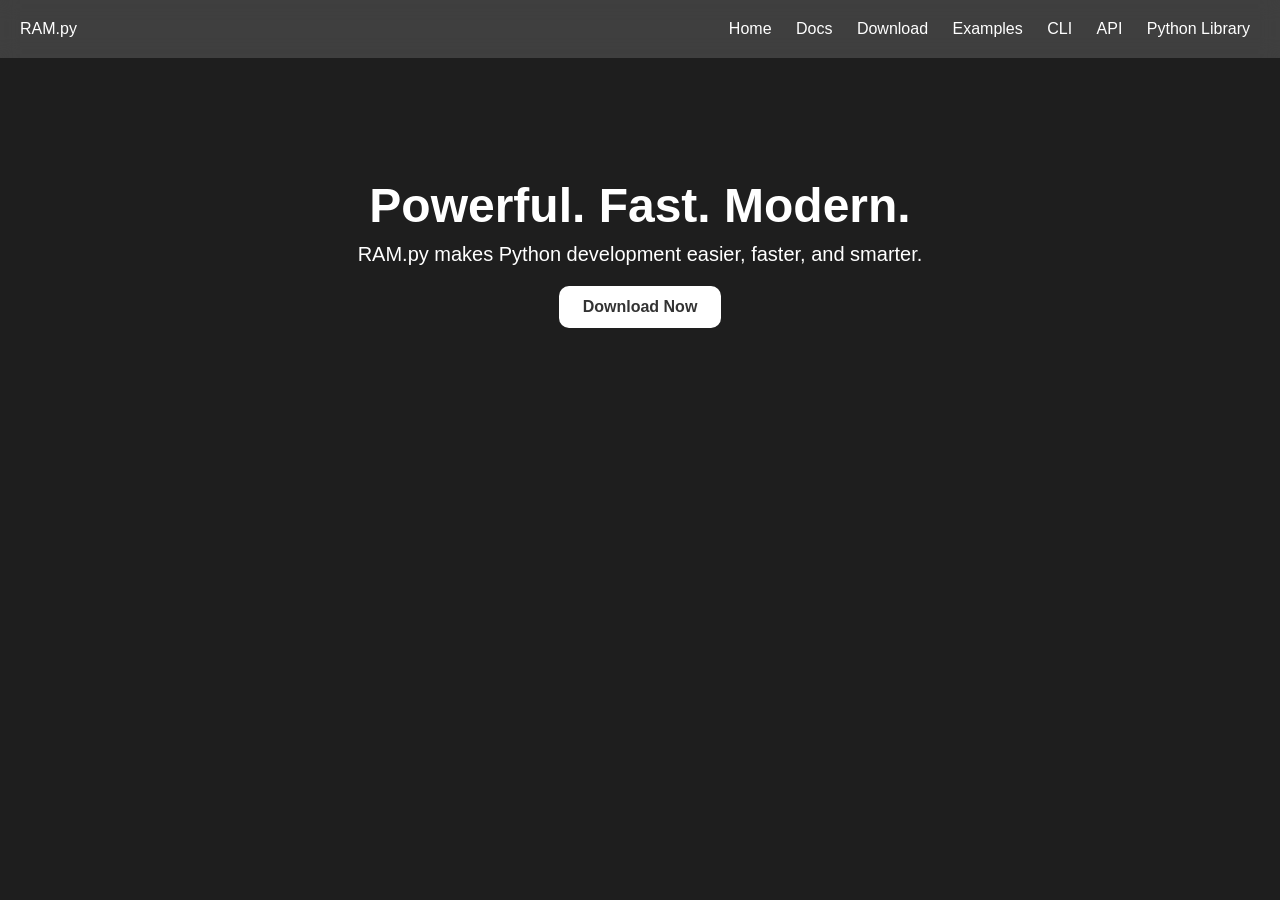
<file: Docs/index.html>
<!DOCTYPE html>
<html lang="en">
<head>
    <meta charset="UTF-8" />
    <meta name="viewport" content="width=device-width, initial-scale=1.0" />
    <title>RAM.py – Modern AI Toolkit</title>
    <link href="https://fonts.googleapis.com/css2?family=Poppins:wght@300;400;600&display=swap" rel="stylesheet">
    <link rel="stylesheet" href="styles.css">
</head>
<body>
    <header class="navbar">
        <div class="logo">RAM.py</div>
        <nav>
            <a href="index.html">Home</a>
            <a href="docs.html">Docs</a>
            <a href="download.html">Download</a>
            <a href="examples.html">Examples</a>
            <a href="cli.html">CLI</a>
            <a href="api.html">API</a>
            <a href="Search/searchLIB.html">Python Library</a>
        </nav>
    </header>

    <section class="hero">
        <h1 class="title">Powerful. Fast. Modern.</h1>
        <p class="subtitle">RAM.py makes Python development easier, faster, and smarter.</p>
        <a href="download.html" class="button">Download Now</a>
    </section>
</body>
</html>
</file>
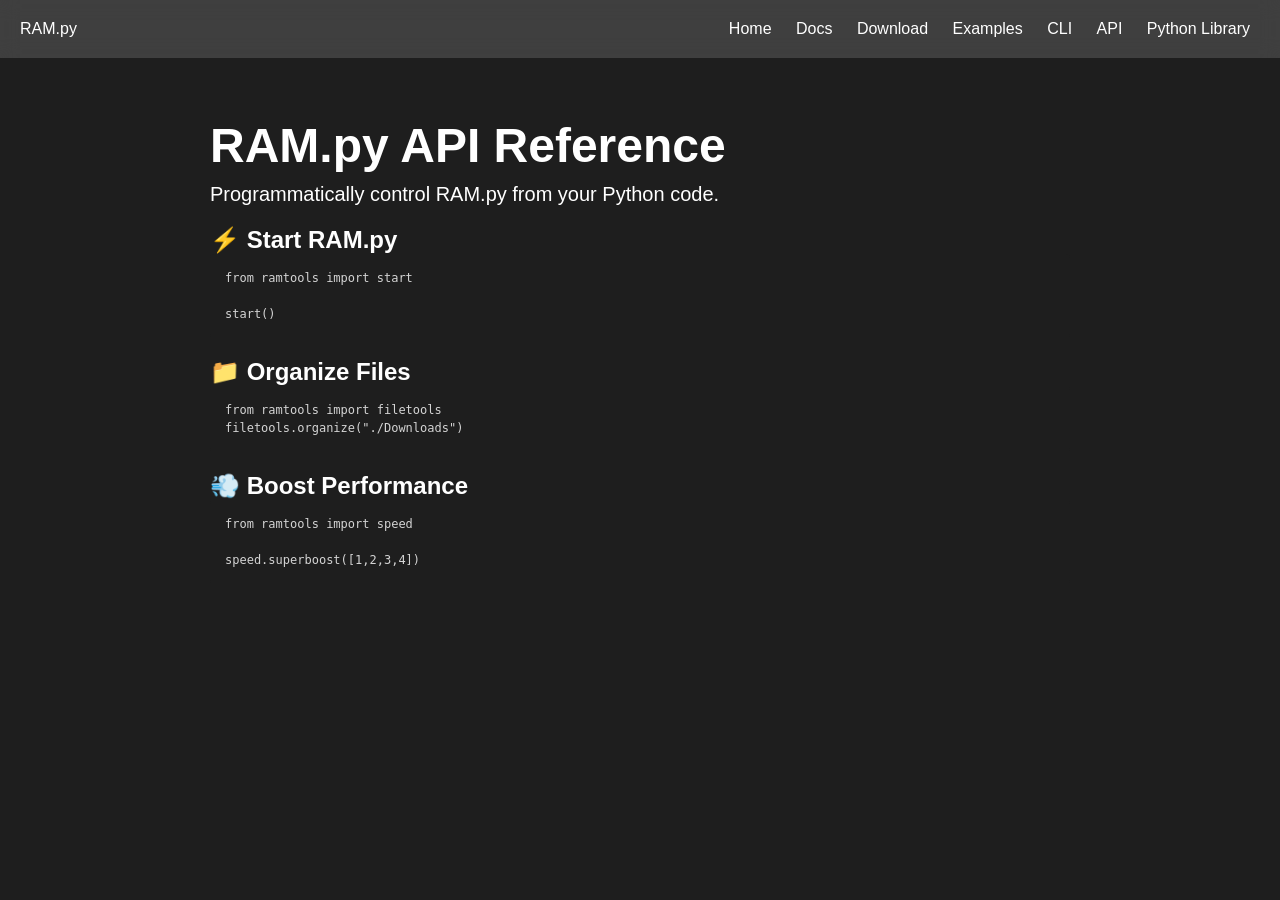
<file: Docs/api.html>
<!DOCTYPE html>
<html lang="en">
<head>
    <meta charset="UTF-8" />
    <meta name="viewport" content="width=device-width, initial-scale=1.0" />
    <title>RAM.py API Reference</title>
    <link href="https://fonts.googleapis.com/css2?family=Poppins:wght@300;400;600&display=swap" rel="stylesheet">
    <link rel="stylesheet" href="styles.css">
</head>
<body>
<header class="navbar">
    <div class="logo">RAM.py</div>
    <nav>
        <a href="index.html">Home</a>
        <a href="docs.html">Docs</a>
        <a href="download.html">Download</a>
        <a href="examples.html">Examples</a>
        <a href="cli.html">CLI</a>
        <a href="api.html">API</a>
        <a href="Search/searchLIB.html">Python Library</a>
    </nav>
</header>

<section class="hero" style="padding:60px 20px; max-width:900px; margin:auto; text-align:left;">
    <h1 class="title">RAM.py API Reference</h1>
    <p class="subtitle">Programmatically control RAM.py from your Python code.</p>

    <h2>⚡ Start RAM.py</h2>
    <div class="code-block">
<pre>from ramtools import start 

start()</pre>
    </div>

    <h2>📁 Organize Files</h2>
    <div class="code-block">
<pre>from ramtools import filetools
filetools.organize("./Downloads")</pre>
    </div>

    <h2>💨 Boost Performance</h2>
    <div class="code-block">
<pre>from ramtools import speed

speed.superboost([1,2,3,4])</pre>
    </div>
</section>
</body>
</html>
</file>
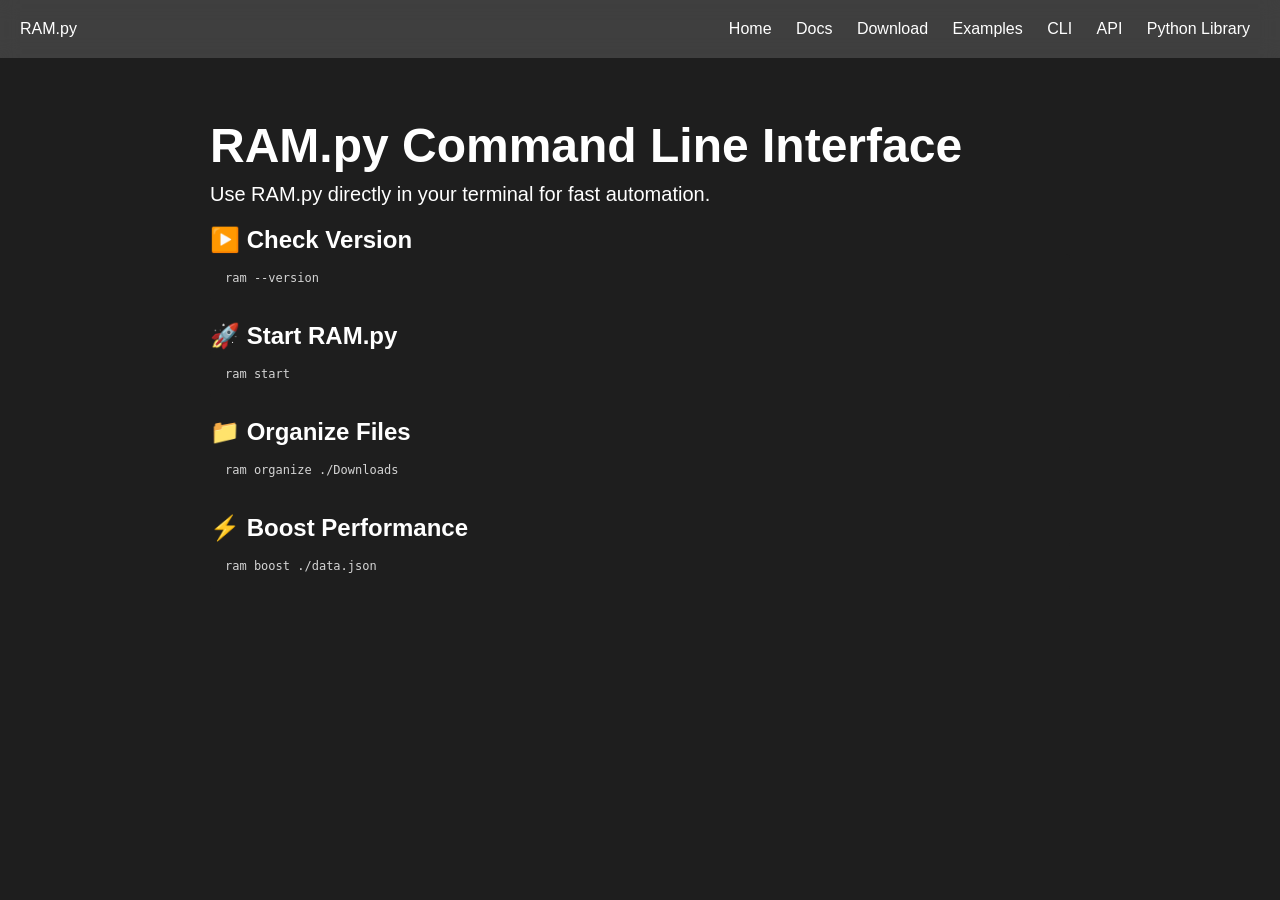
<file: Docs/cli.html>
<!DOCTYPE html>
<html lang="en">
<head>
    <meta charset="UTF-8" />
    <meta name="viewport" content="width=device-width, initial-scale=1.0" />
    <title>RAM.py CLI Guide</title>
    <link href="https://fonts.googleapis.com/css2?family=Poppins:wght@300;400;600&display=swap" rel="stylesheet">
    <link rel="stylesheet" href="styles.css">
</head>
<body>
<header class="navbar">
    <div class="logo">RAM.py</div>
    <nav>
        <a href="index.html">Home</a>
        <a href="docs.html">Docs</a>
        <a href="download.html">Download</a>
        <a href="examples.html">Examples</a>
        <a href="cli.html">CLI</a>
        <a href="api.html">API</a>
        <a href="Search/searchLIB.html">Python Library</a>
    </nav>
</header>

<section class="hero" style="padding:60px 20px; max-width:900px; margin:auto; text-align:left;">
    <h1 class="title">RAM.py Command Line Interface</h1>
    <p class="subtitle">Use RAM.py directly in your terminal for fast automation.</p>

    <h2>▶️ Check Version</h2>
    <div class="code-block">
<pre>ram --version</pre>
    </div>

    <h2>🚀 Start RAM.py</h2>
    <div class="code-block">
<pre>ram start</pre>
    </div>

    <h2>📁 Organize Files</h2>
    <div class="code-block">
<pre>ram organize ./Downloads</pre>
    </div>

    <h2>⚡ Boost Performance</h2>
    <div class="code-block">
<pre>ram boost ./data.json</pre>
    </div>
</section>
</body>
</html>
</file>
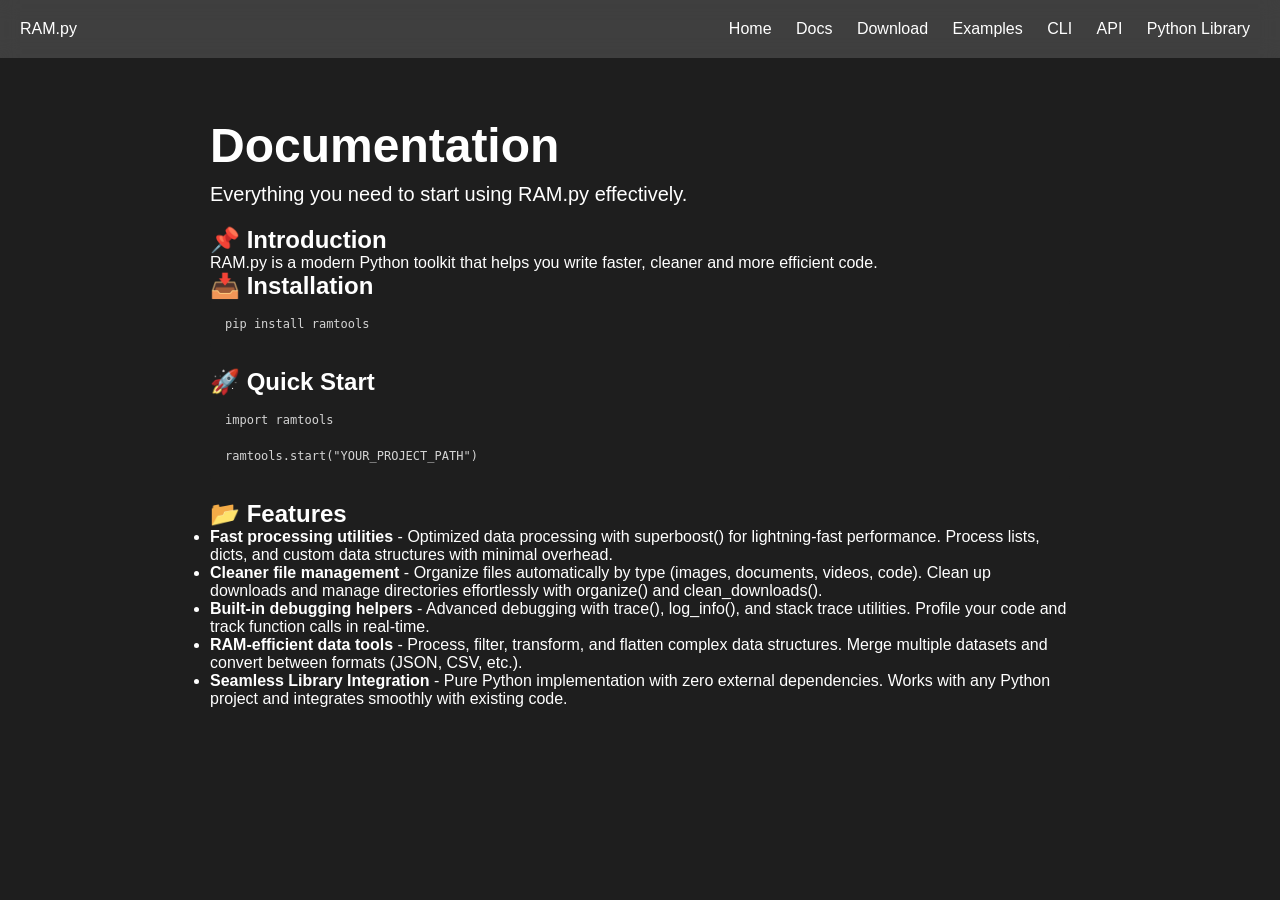
<file: Docs/docs.html>
<!DOCTYPE html>
<html lang="en">
<head>
    <meta charset="UTF-8" />
    <meta name="viewport" content="width=device-width, initial-scale=1.0" />
    <title>RAM.py Documentation</title>
    <link href="https://fonts.googleapis.com/css2?family=Poppins:wght@300;400;600&display=swap" rel="stylesheet">
    <link rel="stylesheet" href="styles.css">
</head>
<body>
<header class="navbar">
    <div class="logo">RAM.py</div>
    <nav>
        <a href="index.html">Home</a>
        <a href="docs.html">Docs</a>
        <a href="download.html">Download</a>
        <a href="examples.html">Examples</a>
        <a href="cli.html">CLI</a>
        <a href="api.html">API</a>
        <a href="Search/searchLIB.html">Python Library</a>
    </nav>
</header>

<section class="hero" style="padding:60px 20px; text-align:left; max-width:900px; margin:auto;">
    <h1 class="title">Documentation</h1>
    <p class="subtitle">Everything you need to start using RAM.py effectively.</p>

    <h2>📌 Introduction</h2>
    <p>RAM.py is a modern Python toolkit that helps you write faster, cleaner and more efficient code.</p>

    <h2>📥 Installation</h2>
    <div class="code-block">
        <pre>pip install ramtools</pre>
    </div>

    <h2>🚀 Quick Start</h2>
    <div class="code-block">
<pre>import ramtools

ramtools.start("YOUR_PROJECT_PATH")</pre>
    </div>

    <h2>📂 Features</h2>
    <ul>
        <li><strong>Fast processing utilities</strong> - Optimized data processing with superboost() for lightning-fast performance. Process lists, dicts, and custom data structures with minimal overhead.</li>
        <li><strong>Cleaner file management</strong> - Organize files automatically by type (images, documents, videos, code). Clean up downloads and manage directories effortlessly with organize() and clean_downloads().</li>
        <li><strong>Built‑in debugging helpers</strong> - Advanced debugging with trace(), log_info(), and stack trace utilities. Profile your code and track function calls in real-time.</li>
        <li><strong>RAM‑efficient data tools</strong> - Process, filter, transform, and flatten complex data structures. Merge multiple datasets and convert between formats (JSON, CSV, etc.).</li>
        <li><strong>Seamless Library Integration</strong> - Pure Python implementation with zero external dependencies. Works with any Python project and integrates smoothly with existing code.</li>
    </ul>
</section>
</body>
</html>
</file>
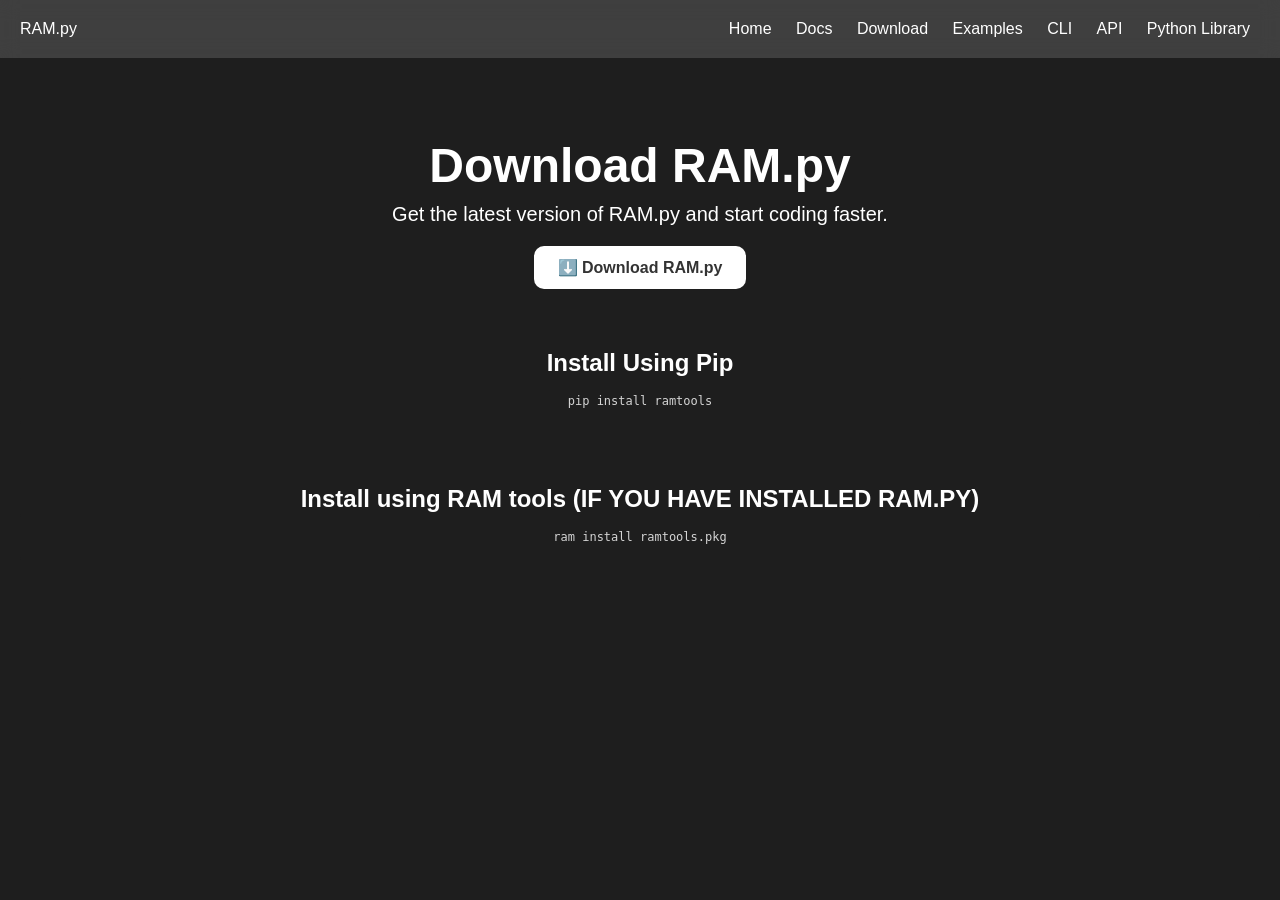
<file: Docs/download.html>
<!DOCTYPE html>
<html lang="en">
<head>
    <meta charset="UTF-8" />
    <meta name="viewport" content="width=device-width, initial-scale=1.0" />
    <title>Download RAM.py</title>
    <link href="https://fonts.googleapis.com/css2?family=Poppins:wght@300;400;600&display=swap" rel="stylesheet">
    <link rel="stylesheet" href="styles.css">
</head>
<body>
<header class="navbar">
    <div class="logo">RAM.py</div>
    <nav>
        <a href="index.html">Home</a>
        <a href="docs.html">Docs</a>
        <a href="download.html">Download</a>
        <a href="examples.html">Examples</a>
        <a href="cli.html">CLI</a>
        <a href="api.html">API</a>
        <a href="Search/searchLIB.html">Python Library</a>
    </nav>
</header>

<section class="hero" style="text-align:center; padding:80px 20px;">
    <h1 class="title">Download RAM.py</h1>
    <p class="subtitle">Get the latest version of RAM.py and start coding faster.</p>

    <a href="../Application/Download Package/RAMtools.pkg" class="button">⬇️ Download RAM.py</a>

    <h2 style="margin-top:60px;">Install Using Pip</h2>
    <div class="code-block">
        <pre>pip install ramtools</pre>
    </div>
    <h2 style="margin-top:60px;">Install using RAM tools (IF YOU HAVE INSTALLED RAM.PY)</h2>
    <div class="code-block">
        <pre>ram install ramtools.pkg</pre>
    </div>
</section>
</body>
</html>
</file>
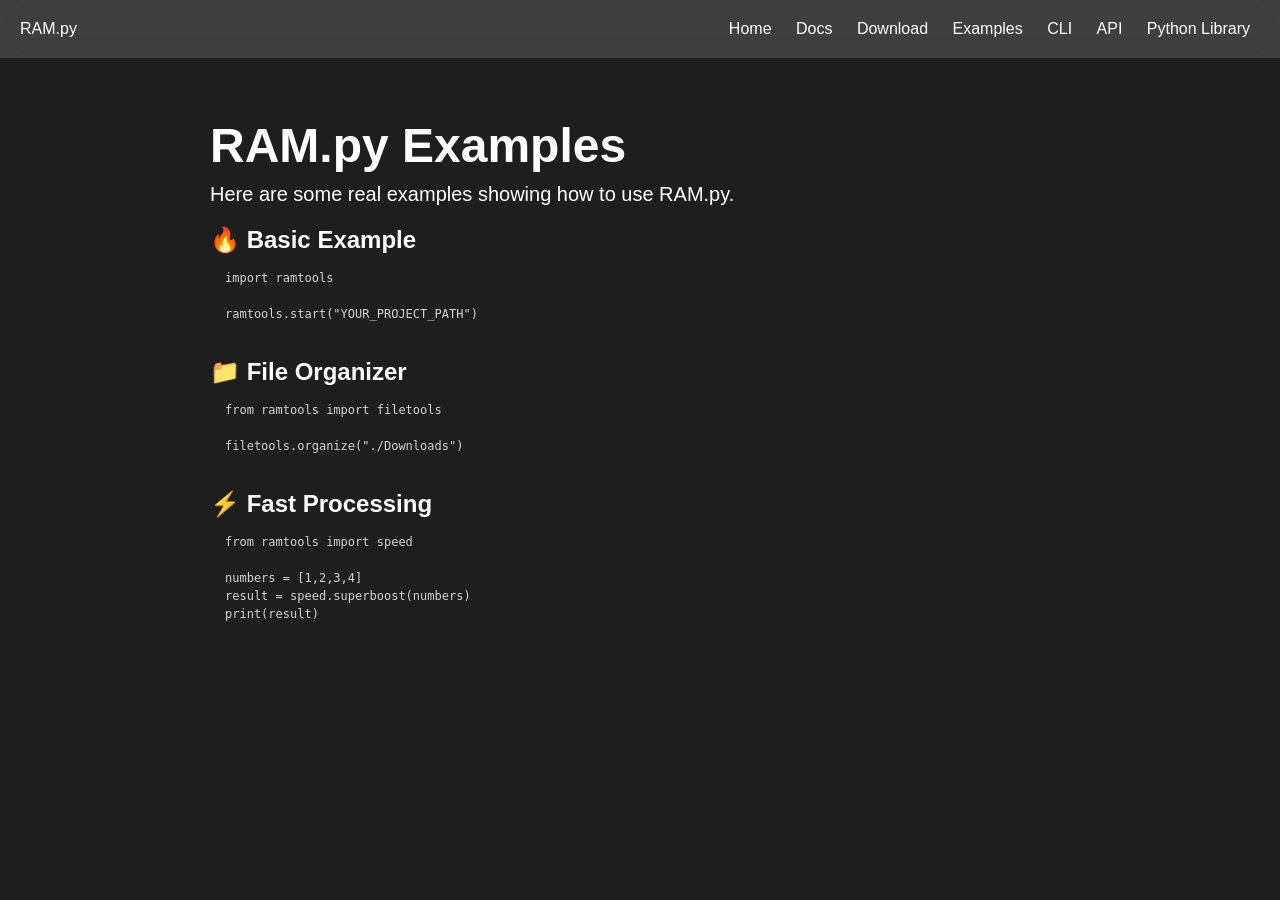
<file: Docs/examples.html>
<!DOCTYPE html>
<html lang="en">
<head>
    <meta charset="UTF-8" />
    <meta name="viewport" content="width=device-width, initial-scale=1.0" />
    <title>RAM.py Examples</title>
    <link href="https://fonts.googleapis.com/css2?family=Poppins:wght@300;400;600&display=swap" rel="stylesheet">
    <link rel="stylesheet" href="styles.css">
</head>
<body>
<header class="navbar">
    <div class="logo">RAM.py</div>
    <nav>
        <a href="index.html">Home</a>
        <a href="docs.html">Docs</a>
        <a href="download.html">Download</a>
        <a href="examples.html">Examples</a>
        <a href="cli.html">CLI</a>
        <a href="api.html">API</a>
        <a href="Search/searchLIB.html">Python Library</a>
    </nav>
</header>

<section class="hero" style="padding:60px 20px; max-width:900px; margin:auto; text-align:left;">
    <h1 class="title">RAM.py Examples</h1>
    <p class="subtitle">Here are some real examples showing how to use RAM.py.</p>

    <h2>🔥 Basic Example</h2>
    <div class="code-block">
<pre>import ramtools

ramtools.start("YOUR_PROJECT_PATH")
</pre>
    </div>

    <h2>📁 File Organizer</h2>
    <div class="code-block">
<pre>from ramtools import filetools

filetools.organize("./Downloads")</pre>
    </div>

    <h2>⚡ Fast Processing</h2>
    <div class="code-block">
<pre>from ramtools import speed

numbers = [1,2,3,4]
result = speed.superboost(numbers)
print(result)</pre>
    </div>
</section>
</body>
</html>
</file>
<file: Docs/styles.css>
body {
    margin: 0;
    font-family: "Poppins", sans-serif;
    background: linear-gradient(135deg, #4b79ff, #6af0ff);
    color: white;
}

.navbar {
    display: flex;
    justify-content: space-between;
    padding: 20px;
    background: rgba(255, 255, 255, 0.15);
    backdrop-filter: blur(10px);
}

.navbar a {
    margin: 0 10px;
    text-decoration: none;
    color: white;
    font-weight: 500;
}

.hero {
    text-align: center;
    padding: 120px 20px;
}

.title {
    font-size: 48px;
    font-weight: 600;
}

.subtitle {
    font-size: 20px;
    margin: 10px 0 20px;
}

.button {
    display: inline-block;
    padding: 12px 24px;
    background: white;
    color: #333;
    font-weight: 600;
    border-radius: 10px;
    text-decoration: none;
    transition: 0.25s;
}

.button:hover {
    transform: scale(1.05);
    background: #e6e6e6;
}
.container { width: 700px; }
.search-box { display: flex; align-items: center; background: #252526; padding: 10px 15px; border-radius: 35px; margin-bottom: 10px; }
.search-box input { flex: 1; border: none; outline: none; font-size: 16px; background: none; color: #d4d4d4; }
.results { background: #252526; border-radius: 10px; max-height: 600px; overflow-y: auto; }
.item { display: flex; flex-direction: column; padding: 8px 15px; cursor: pointer; border-bottom: 1px solid #333; transition: 0.2s; }
.item:hover, .item.selected { background: #094771; }
.item-header { display: flex; align-items: center; }
.icon { width: 20px; height: 20px; margin-right: 10px; }
.preview { background: #1e1e1e; color: #dcdcaa; font-family: "Fira Code", monospace; font-size: 13px; margin-top: 5px; padding: 10px; border-radius: 6px; max-height: 300px; overflow-y: auto; white-space: pre-wrap; display: none; border: 1px solid #555; }



/* LIB Login */
        * {
            margin: 0;
            padding: 0;
            box-sizing: border-box;
        }
        
        body {
            font-family: 'Segoe UI', Tahoma, Geneva, Verdana, sans-serif;
            background: #1e1e1e;
            color: #fff;
        }
        
        .app-window {
            width: 100%;
            height: 100vh;
            display: flex;
            flex-direction: column;
            background: #f0f0f0;
            color: #000;
        }
        
        .title-bar {
            background: linear-gradient(to right, #0078d4, #107c10);
            padding: 8px 12px;
            display: flex;
            justify-content: space-between;
            align-items: center;
            color: white;
            font-weight: 600;
            border-bottom: 1px solid #107c10;
        }
        
        .title-bar-buttons {
            display: flex;
            gap: 8px;
        }
        
        .title-bar-btn {
            width: 28px;
            height: 28px;
            border: none;
            background: transparent;
            color: white;
            cursor: pointer;
            font-size: 16px;
        }
        
        .title-bar-btn:hover {
            background: rgba(255,255,255,0.2);
        }
        
        .content {
            flex: 1;
            padding: 30px;
            overflow-y: auto;
        }
        
        .login-screen {
            display: flex;
            flex-direction: column;
            justify-content: center;
            align-items: center;
            height: 100%;
        }
        
        .welcome-box {
            background: white;
            border: 1px solid #ccc;
            padding: 40px;
            border-radius: 4px;
            box-shadow: 0 2px 10px rgba(0,0,0,0.1);
            max-width: 500px;
            text-align: center;
        }
        
        .welcome-box h1 {
            font-size: 28px;
            margin-bottom: 10px;
            color: #0078d4;
        }
        
        .welcome-box p {
            color: #555;
            margin-bottom: 30px;
            font-size: 14px;
        }
        
        .form-group {
            margin-bottom: 20px;
            text-align: left;
        }
        
        .form-group label {
            display: block;
            margin-bottom: 8px;
            font-weight: 600;
            color: #333;
            font-size: 14px;
        }
        
        .form-group input {
            width: 100%;
            padding: 10px;
            border: 1px solid #ccc;
            border-radius: 4px;
            font-size: 14px;
            font-family: 'Consolas', monospace;
        }
        
        .form-group input:focus {
            outline: none;
            border-color: #0078d4;
            box-shadow: 0 0 0 3px rgba(0,120,212,0.1);
        }
        
        .btn {
            width: 100%;
            padding: 10px;
            background: #0078d4;
            color: white;
            border: 1px solid #005a9e;
            border-radius: 4px;
            cursor: pointer;
            font-weight: 600;
            font-size: 14px;
        }
        
        .btn:hover {
            background: #106ebe;
        }
        
        .btn:active {
            background: #004578;
        }
        
        .status {
            margin-top: 15px;
            padding: 10px;
            border-radius: 4px;
            text-align: center;
            font-size: 13px;
        }
        
        .status.error {
            background: #fde7e7;
            color: #9b2c2c;
        }
        
        .status.success {
            background: #e7f3ff;
            color: #003d82;
        }
        
        .library-screen {
            display: none;
        }
        
        .welcome-header {
            background: white;
            border: 1px solid #ccc;
            padding: 20px;
            border-radius: 4px;
            margin-bottom: 20px;
        }
        
        .welcome-header h1 {
            color: #0078d4;
            margin-bottom: 5px;
        }
        
        .welcome-header p {
            color: #555;
            font-size: 14px;
        }
        
        .package-id-display {
            background: #f5f5f5;
            padding: 10px;
            border-radius: 4px;
            margin-top: 10px;
            font-family: 'Consolas', monospace;
            word-break: break-all;
            font-size: 13px;
        }
        
        .modules-grid {
            display: grid;
            grid-template-columns: repeat(auto-fit, minmax(280px, 1fr));
            gap: 15px;
            margin-bottom: 20px;
        }
        
        .module-card {
            background: white;
            border: 1px solid #ccc;
            padding: 15px;
            border-radius: 4px;
            cursor: pointer;
        }
        
        .module-card:hover {
            border-color: #0078d4;
            background: #f0f8ff;
        }
        
        .module-card h3 {
            color: #0078d4;
            margin-bottom: 8px;
            font-size: 14px;
        }
        
        .module-card p {
            color: #666;
            font-size: 13px;
            line-height: 1.4;
        }
        
        .code-block {
            background: #1e1e1e;
            color: #d4d4d4;
            padding: 15px;
            border-radius: 4px;
            overflow-x: auto;
            margin-bottom: 20px;
            font-family: 'Consolas', monospace;
            font-size: 12px;
            line-height: 1.5;
        }
        
        .logout-btn {
            width: 150px;
            background: #d13438;
            color: white;
            border: 1px solid #a4373a;
            padding: 10px;
            border-radius: 4px;
            cursor: pointer;
            font-weight: 600;
            font-size: 14px;
        }
        
        .logout-btn:hover {
            background: #c50f1f;
        }
</file>
